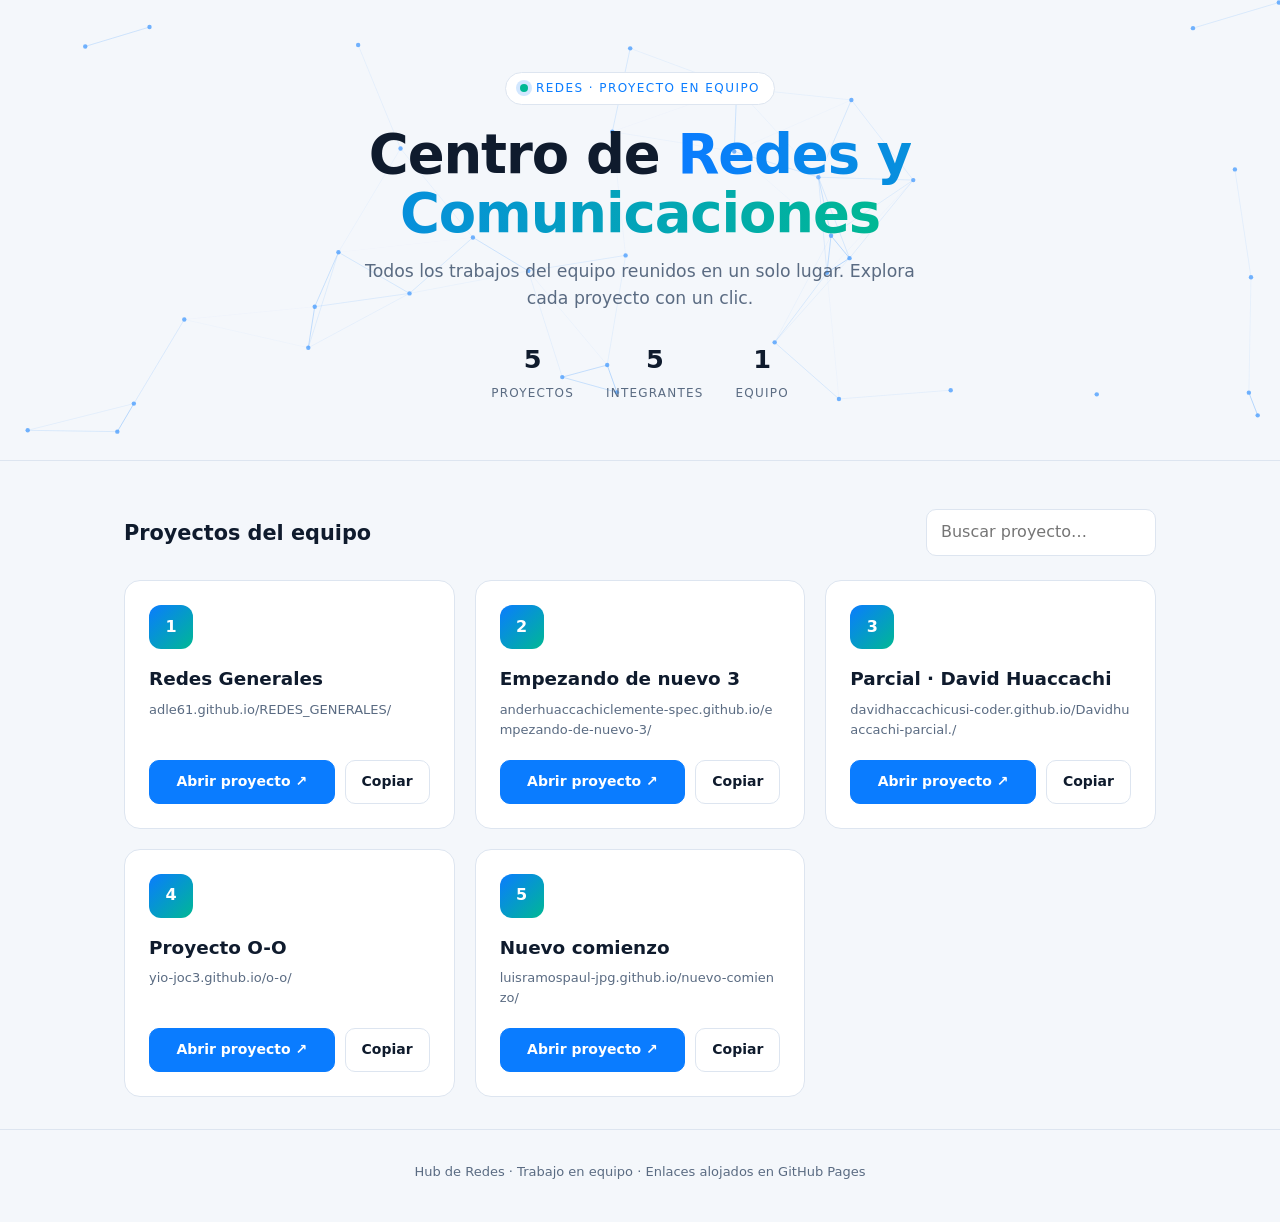
<file: index.html>
<!DOCTYPE html>
<html lang="es">
<head>
<meta charset="utf-8">
<meta name="viewport" content="width=device-width, initial-scale=1, viewport-fit=cover">
<title>Hub de Redes · Trabajo en equipo</title>
<link rel="stylesheet" href="styles.css">
</head>
<body>
<header class="hero">
<canvas id="net" aria-hidden="true"></canvas>
<div>
<span class="badge"><i></i>Redes · Proyecto en equipo</span>
<h1>Centro de <span>Redes y Comunicaciones</span></h1>
<p>Todos los trabajos del equipo reunidos en un solo lugar. Explora cada proyecto con un clic.</p>
<div class="stats"><div><b>5</b><small>Proyectos</small></div><div><b>5</b><small>Integrantes</small></div><div><b>1</b><small>Equipo</small></div></div>
</div>
</header>
<main>
<div class="bar"><h2>Proyectos del equipo</h2><input id="q" type="search" placeholder="Buscar proyecto…" aria-label="Buscar proyecto"></div>
<div class="grid" id="grid"></div>
<div class="empty" id="empty">No se encontraron proyectos.</div>
</main>
<footer>Hub de Redes · Trabajo en equipo · Enlaces alojados en GitHub Pages</footer>
<script>
var items=[
{t:"Redes Generales",u:"https://adle61.github.io/REDES_GENERALES/"},
{t:"Empezando de nuevo 3",u:"https://anderhuaccachiclemente-spec.github.io/empezando-de-nuevo-3/"},
{t:"Parcial · David Huaccachi",u:"https://davidhaccachicusi-coder.github.io/Davidhuaccachi-parcial./"},
{t:"Proyecto O-O",u:"https://yio-joc3.github.io/o-o/"},
{t:"Nuevo comienzo",u:"https://luisramospaul-jpg.github.io/nuevo-comienzo/"}
];
var grid=document.getElementById("grid");
items.forEach(function(it,i){
var host=it.u.replace("https://","");
var c=document.createElement("article");c.className="card";c.dataset.k=(it.t+" "+host).toLowerCase();
c.innerHTML='<div class="num">'+(i+1)+'</div><h3></h3><p class="host"></p><div class="act"><a class="btn p" target="_blank" rel="noopener">Abrir proyecto ↗</a><button class="btn" type="button">Copiar</button></div>';
c.querySelector("h3").textContent=it.t;c.querySelector(".host").textContent=host;
c.querySelector("a").href=it.u;
var b=c.querySelector("button");
b.onclick=function(){var done=function(){b.textContent="¡Copiado!";setTimeout(function(){b.textContent="Copiar"},1500)};
try{navigator.clipboard.writeText(it.u).then(done,done)}catch(e){done()}};
grid.appendChild(c)});
document.getElementById("q").oninput=function(e){var v=e.target.value.toLowerCase(),n=0;
grid.querySelectorAll(".card").forEach(function(c){var s=c.dataset.k.indexOf(v)>-1;c.style.display=s?"":"none";if(s)n++});
document.getElementById("empty").style.display=n?"none":"block"};
(function(){var cv=document.getElementById("net"),x=cv.getContext("2d"),P=[],W,H;
function rs(){W=cv.width=cv.offsetWidth;H=cv.height=cv.offsetHeight}
rs();window.addEventListener("resize",rs);
for(var i=0;i<38;i++)P.push({x:Math.random()*W,y:Math.random()*H,vx:(Math.random()-.5)*.35,vy:(Math.random()-.5)*.35});
function col(){return getComputedStyle(document.documentElement).getPropertyValue("--node").trim()||"#0a7cff"}
function f(){x.clearRect(0,0,W,H);var c=col();
P.forEach(function(p){p.x+=p.vx;p.y+=p.vy;if(p.x<0||p.x>W)p.vx*=-1;if(p.y<0||p.y>H)p.vy*=-1});
x.strokeStyle=c;x.fillStyle=c;
for(var i=0;i<P.length;i++){for(var j=i+1;j<P.length;j++){var dx=P[i].x-P[j].x,dy=P[i].y-P[j].y,d=Math.sqrt(dx*dx+dy*dy);
if(d<140){x.globalAlpha=(1-d/140)*.45;x.beginPath();x.moveTo(P[i].x,P[i].y);x.lineTo(P[j].x,P[j].y);x.stroke()}}
x.globalAlpha=.8;x.beginPath();x.arc(P[i].x,P[i].y,2.2,0,6.283);x.fill()}
requestAnimationFrame(f)}
if(!window.matchMedia("(prefers-reduced-motion:reduce)").matches)f();else{P.forEach(function(){});f()}
})();
</script>
</body>
</html>
</file>
<file: styles.css>
:root{--bg:#f4f7fb;--surface:#fff;--text:#0f1b2d;--muted:#5a6b82;--accent:#0a7cff;--accent2:#00b894;--border:#dde5f0;--glow:rgba(10,124,255,.18);--node:#0a7cff;
box-sizing:border-box;padding-top:env(safe-area-inset-top,0px);padding-bottom:env(safe-area-inset-bottom,0px)}
@media (prefers-color-scheme:dark){:root:not([data-theme="light"]){--bg:#0a1220;--surface:#111c30;--text:#e8eefa;--muted:#8fa3c0;--accent:#4da3ff;--accent2:#2ee6b8;--border:#1f2f4a;--glow:rgba(77,163,255,.22);--node:#4da3ff;color-scheme:dark}}
:root[data-theme="dark"]{--bg:#0a1220;--surface:#111c30;--text:#e8eefa;--muted:#8fa3c0;--accent:#4da3ff;--accent2:#2ee6b8;--border:#1f2f4a;--glow:rgba(77,163,255,.22);--node:#4da3ff;color-scheme:dark}
html{scroll-padding-top:env(safe-area-inset-top,0px)}
*{box-sizing:border-box}
body{margin:0;background:var(--bg);color:var(--text);font-family:"Inter",system-ui,-apple-system,"Segoe UI",sans-serif;line-height:1.55}
.hero{position:relative;overflow:hidden;padding:72px 24px 56px;text-align:center;border-bottom:1px solid var(--border)}
#net{position:absolute;inset:0;width:100%;height:100%;opacity:.7}
.hero>div{position:relative;max-width:760px;margin:0 auto}
.badge{display:inline-flex;gap:8px;align-items:center;font-size:12px;letter-spacing:.12em;text-transform:uppercase;color:var(--accent);border:1px solid var(--border);background:var(--surface);padding:6px 14px;border-radius:99px}
.badge i{width:8px;height:8px;border-radius:50%;background:var(--accent2);box-shadow:0 0 0 4px var(--glow)}
h1{font-size:clamp(2rem,6vw,3.4rem);line-height:1.1;margin:20px 0 14px;letter-spacing:-.02em}
h1 span{background:linear-gradient(90deg,var(--accent),var(--accent2));-webkit-background-clip:text;background-clip:text;color:transparent}
.hero p{color:var(--muted);font-size:1.08rem;margin:0 auto;max-width:560px}
.stats{display:flex;justify-content:center;gap:32px;margin-top:28px;flex-wrap:wrap}
.stats b{display:block;font-size:1.6rem;color:var(--text)}
.stats small{color:var(--muted);font-size:12px;text-transform:uppercase;letter-spacing:.1em}
main{max-width:1080px;margin:0 auto;padding:48px 24px 32px}
.bar{display:flex;justify-content:space-between;align-items:center;gap:12px;flex-wrap:wrap;margin-bottom:24px}
.bar h2{margin:0;font-size:1.3rem}
input{font:inherit;color:var(--text);background:var(--surface);border:1px solid var(--border);border-radius:10px;padding:10px 14px;min-width:220px;max-width:100%}
input:focus{outline:2px solid var(--accent);outline-offset:1px}
.grid{display:grid;grid-template-columns:repeat(auto-fill,minmax(300px,1fr));gap:20px}
.card{position:relative;display:flex;flex-direction:column;background:var(--surface);border:1px solid var(--border);border-radius:16px;padding:24px;transition:transform .2s,box-shadow .2s,border-color .2s}
.card:hover{transform:translateY(-4px);border-color:var(--accent);box-shadow:0 12px 32px var(--glow)}
.num{width:44px;height:44px;border-radius:12px;display:grid;place-items:center;font-weight:700;color:#fff;background:linear-gradient(135deg,var(--accent),var(--accent2));margin-bottom:16px}
.card h3{margin:0 0 6px;font-size:1.15rem}
.host{font-size:13px;color:var(--muted);word-break:break-all;margin:0 0 20px}
.act{margin-top:auto;display:flex;gap:10px}
.btn{font:inherit;font-size:14px;font-weight:600;cursor:pointer;text-decoration:none;border-radius:10px;padding:10px 16px;border:1px solid var(--border);background:transparent;color:var(--text);transition:background .2s}
.btn:hover{background:var(--glow)}
.btn.p{flex:1;text-align:center;background:var(--accent);border-color:var(--accent);color:#fff}
.btn.p:hover{filter:brightness(1.1);background:var(--accent)}
.empty{display:none;text-align:center;color:var(--muted);padding:32px}
footer{text-align:center;color:var(--muted);font-size:13px;padding:32px 24px 40px;border-top:1px solid var(--border)}
@media (prefers-reduced-motion:reduce){.card{transition:none}}
</file>
